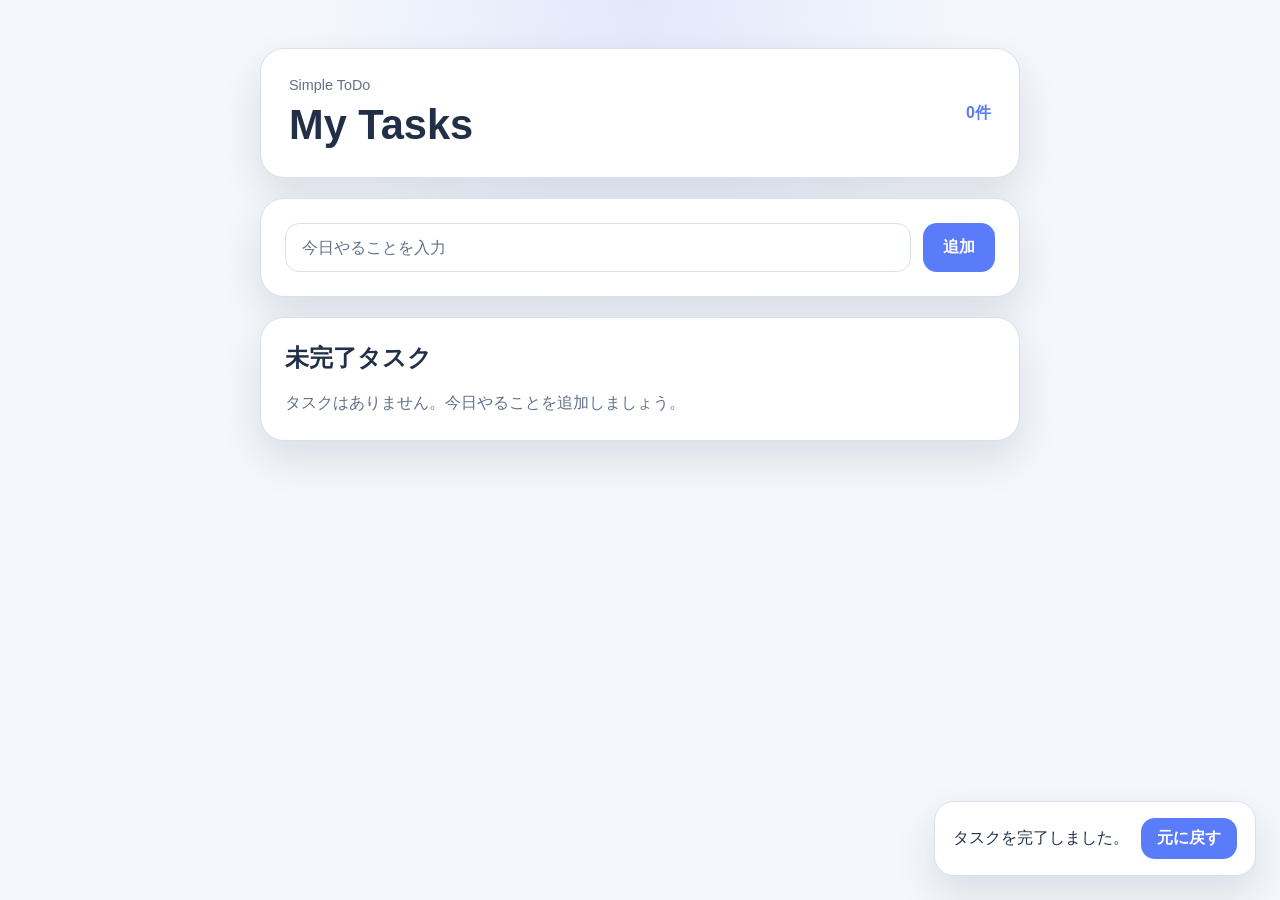
<file: index.html>
<!DOCTYPE html>
<html lang="ja">
  <head>
    <meta charset="UTF-8" />
    <meta name="viewport" content="width=device-width, initial-scale=1.0" />
    <title>My Tasks</title>
    <link rel="stylesheet" href="style.css" />
    <script src="app.js" defer></script>
  </head>
  <body>
    <main class="app-shell">
      <header class="app-header">
        <div>
          <p class="eyebrow">Simple ToDo</p>
          <h1>My Tasks</h1>
        </div>
        <p id="task-count" class="task-count" aria-live="polite">0件</p>
      </header>

      <section class="panel" aria-labelledby="task-form-heading">
        <h2 id="task-form-heading" class="visually-hidden">タスクを追加</h2>
        <form id="task-form" class="task-form">
          <label class="visually-hidden" for="task-input">新しいタスク</label>
          <input
            id="task-input"
            name="task"
            type="text"
            maxlength="500"
            placeholder="今日やることを入力"
            autocomplete="off"
          />
          <button type="submit">追加</button>
        </form>
      </section>

      <section class="panel" aria-labelledby="task-list-heading">
        <div class="list-header">
          <h2 id="task-list-heading">未完了タスク</h2>
        </div>
        <p id="empty-state" class="empty-state" aria-live="polite">
          タスクはありません。今日やることを追加しましょう。
        </p>
        <ul id="task-list" class="task-list" aria-label="未完了タスク一覧"></ul>
      </section>
    </main>

    <div id="undo-toast" class="undo-toast" aria-live="polite" hidden>
      <span id="undo-message">タスクを完了しました。</span>
      <button id="undo-button" type="button">元に戻す</button>
    </div>
  </body>
</html>
</file>
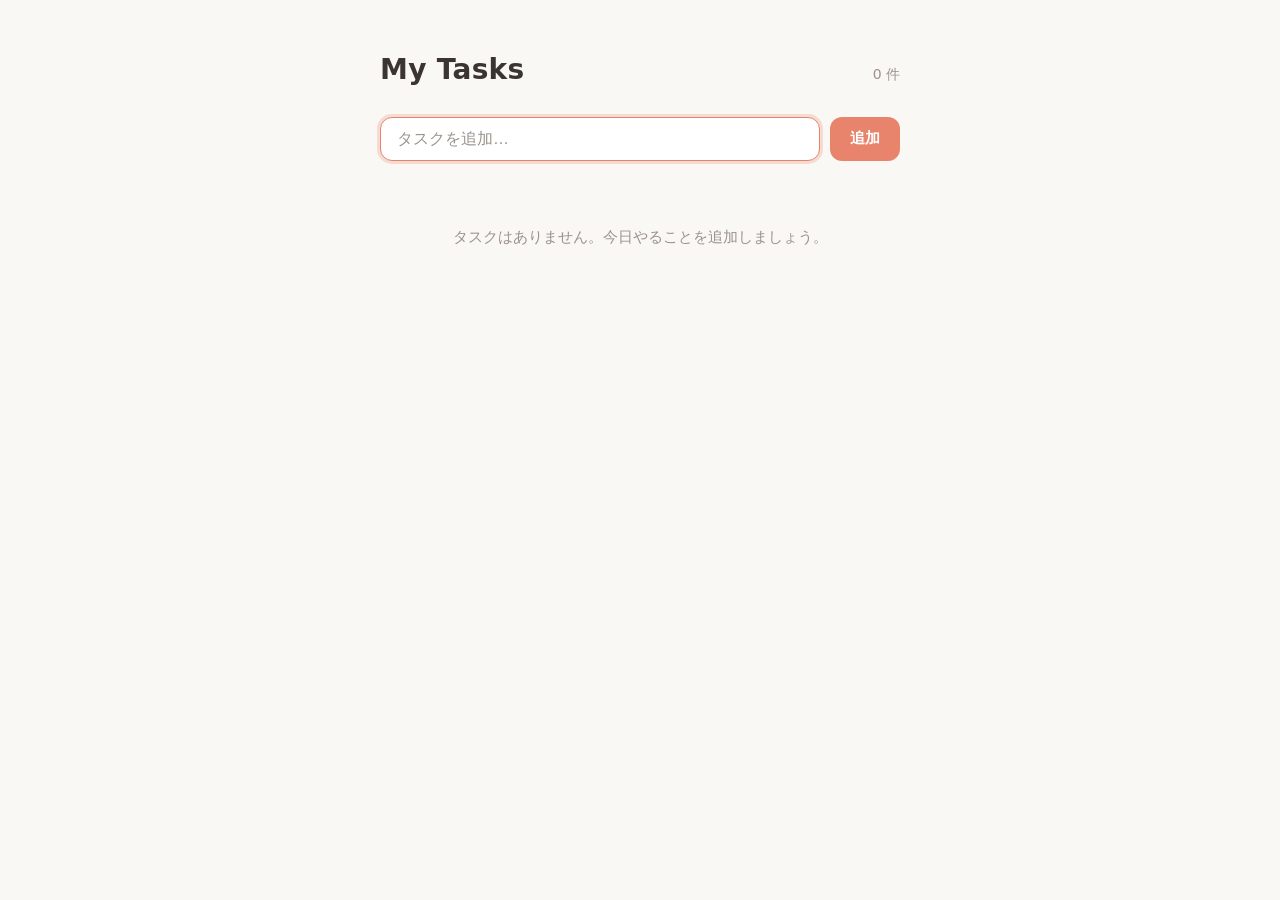
<file: ホームページClaude code.ver/index.html>
<!DOCTYPE html>
<html lang="ja">
<head>
  <meta charset="UTF-8">
  <meta name="viewport" content="width=device-width, initial-scale=1.0">
  <title>My Tasks</title>
  <!-- 見た目は style.css に分離（関心の分離） -->
  <link rel="stylesheet" href="style.css">
  <!-- 振る舞いは app.js に分離。defer で HTML 解析後に実行 -->
  <script src="app.js" defer></script>
</head>
<body>
  <main class="app">
    <!-- ヘッダー：アプリ名と未完了件数 -->
    <header class="app-header">
      <h1 class="app-title">My Tasks</h1>
      <!-- 件数は app.js が書き換える -->
      <span class="app-count" id="count" aria-live="polite">0 件</span>
    </header>

    <!-- 入力エリア：テキスト欄＋追加ボタン。form にして Enter 追加を自然に扱う -->
    <form class="input-area" id="add-form">
      <input
        type="text"
        id="new-task"
        class="input-text"
        placeholder="タスクを追加…"
        autocomplete="off"
        aria-label="新しいタスク">
      <button type="submit" class="btn-add" aria-label="タスクを追加">追加</button>
    </form>

    <!-- タスクリスト：中身は app.js が描画する -->
    <ul class="task-list" id="task-list"></ul>

    <!-- 空状態：タスクが 0 件のときだけ表示（表示制御は app.js） -->
    <p class="empty-state" id="empty-state" hidden>
      タスクはありません。今日やることを追加しましょう。
    </p>
  </main>

  <!-- Undo トースト：完了直後に数秒だけ表示（表示制御は app.js） -->
  <div class="toast" id="toast" role="status" aria-live="polite" hidden>
    <span class="toast-text">タスクを完了しました</span>
    <button type="button" class="toast-undo" id="undo-btn">元に戻す</button>
  </div>
</body>
</html>
</file>
<file: style.css>
:root {
  color-scheme: light dark;
  --bg: #f4f7fb;
  --panel: #ffffff;
  --panel-border: #d8e1ee;
  --text: #213047;
  --muted: #62718a;
  --accent: #5b7cfa;
  --accent-strong: #4266f5;
  --success-bg: #eef6ff;
  --danger-bg: #fff1f2;
  --danger-text: #bc3a52;
  --shadow: 0 18px 40px rgba(36, 51, 77, 0.12);
}

@media (prefers-color-scheme: dark) {
  :root {
    --bg: #121722;
    --panel: #1b2230;
    --panel-border: #2a3448;
    --text: #eff4ff;
    --muted: #a7b5cc;
    --accent: #89a2ff;
    --accent-strong: #a5b8ff;
    --success-bg: #1a2942;
    --danger-bg: #3d1f2a;
    --danger-text: #ffb4c1;
    --shadow: 0 20px 44px rgba(0, 0, 0, 0.28);
  }
}

* {
  box-sizing: border-box;
}

body {
  margin: 0;
  min-height: 100vh;
  font-family: -apple-system, BlinkMacSystemFont, "Segoe UI", sans-serif;
  background:
    radial-gradient(circle at top, rgba(91, 124, 250, 0.12), transparent 30%),
    var(--bg);
  color: var(--text);
}

button,
input {
  font: inherit;
}

button {
  border: 0;
  cursor: pointer;
}

.app-shell {
  width: min(100% - 32px, 760px);
  margin: 0 auto;
  padding: 48px 0 96px;
}

.app-header,
.panel,
.task-item,
.undo-toast {
  border: 1px solid var(--panel-border);
  box-shadow: var(--shadow);
}

.app-header,
.panel {
  background: var(--panel);
  border-radius: 24px;
}

.app-header {
  display: flex;
  align-items: center;
  justify-content: space-between;
  gap: 16px;
  padding: 28px;
  margin-bottom: 20px;
}

.eyebrow {
  margin: 0 0 8px;
  color: var(--muted);
  font-size: 0.9rem;
}

h1,
h2,
p {
  margin: 0;
}

h1 {
  font-size: clamp(2rem, 4vw, 2.6rem);
}

.task-count {
  color: var(--accent);
  font-weight: 700;
}

.panel {
  padding: 24px;
  margin-bottom: 20px;
}

.task-form {
  display: grid;
  grid-template-columns: 1fr auto;
  gap: 12px;
}

.task-form input {
  width: 100%;
  padding: 14px 16px;
  border: 1px solid var(--panel-border);
  border-radius: 14px;
  background: transparent;
  color: var(--text);
}

.task-form input::placeholder {
  color: var(--muted);
}

.task-form button,
.task-action,
#undo-button {
  border-radius: 14px;
  transition:
    transform 0.15s ease,
    opacity 0.15s ease,
    background-color 0.15s ease;
}

.task-form button,
.task-complete,
#undo-button {
  background: var(--accent);
  color: #fff;
}

.task-form button {
  padding: 14px 20px;
  font-weight: 700;
}

.list-header {
  margin-bottom: 16px;
}

.task-list {
  list-style: none;
  padding: 0;
  margin: 0;
  display: grid;
  gap: 14px;
}

.task-item {
  display: grid;
  grid-template-columns: auto 1fr auto;
  gap: 12px;
  align-items: center;
  padding: 16px;
  border-radius: 20px;
  background: var(--panel);
}

.task-text {
  margin: 0;
  line-height: 1.6;
  overflow-wrap: anywhere;
}

.task-action {
  min-width: 44px;
  min-height: 44px;
  padding: 0 14px;
  font-weight: 700;
}

.task-delete {
  background: var(--danger-bg);
  color: var(--danger-text);
}

.task-form button:hover,
.task-action:hover,
#undo-button:hover {
  transform: translateY(-1px);
}

.task-form button:focus-visible,
.task-action:focus-visible,
#undo-button:focus-visible,
.task-form input:focus-visible {
  outline: 3px solid color-mix(in srgb, var(--accent) 55%, white);
  outline-offset: 2px;
}

.empty-state {
  color: var(--muted);
  line-height: 1.6;
}

.undo-toast {
  position: fixed;
  right: 24px;
  bottom: 24px;
  display: flex;
  align-items: center;
  gap: 12px;
  padding: 16px 18px;
  border-radius: 20px;
  background: var(--panel);
}

#undo-button {
  padding: 10px 16px;
  font-weight: 700;
}

.visually-hidden {
  position: absolute;
  width: 1px;
  height: 1px;
  padding: 0;
  margin: -1px;
  overflow: hidden;
  clip: rect(0, 0, 0, 0);
  white-space: nowrap;
  border: 0;
}

@media (max-width: 640px) {
  .app-shell {
    width: min(100% - 20px, 760px);
    padding-top: 20px;
  }

  .app-header,
  .task-item,
  .undo-toast,
  .task-form {
    grid-template-columns: 1fr;
  }

  .app-header,
  .task-item {
    align-items: start;
  }

  .undo-toast {
    left: 12px;
    right: 12px;
    bottom: 12px;
  }
}
</file>
<file: ホームページClaude code.ver/style.css>
/* =========================================================
   style.css — 見た目（カード型 UI・ライト/ダークテーマ）
   色は CSS 変数（カスタムプロパティ）で定義し、
   OS のテーマ設定（prefers-color-scheme）で値を切り替える。
   ========================================================= */

/* ---- テーマ変数：ライト（既定） ---- */
:root {
  --bg:        #faf8f5;  /* 背景（温かみのあるオフホワイト） */
  --surface:   #ffffff;  /* カードの背景 */
  --text:      #3a3532;  /* 本文の文字色 */
  --muted:     #9b938c;  /* 補助的な文字（件数・プレースホルダ） */
  --accent:    #e8846b;  /* アクセント（ボタンなど・親しみのあるコーラル） */
  --accent-ink:#ffffff;  /* アクセント上の文字色 */
  --border:    #ece7e1;  /* 枠線・区切り */
  --danger:    #d9704f;  /* 削除など注意色 */
  --shadow:    0 4px 14px rgba(60, 50, 45, 0.08); /* 柔らかい影 */
}

/* ---- テーマ変数：ダーク（OS がダークのとき自動適用） ---- */
@media (prefers-color-scheme: dark) {
  :root {
    --bg:        #1e1c1a;
    --surface:   #2a2724;
    --text:      #ece7e1;
    --muted:     #8a827b;
    --accent:    #f0a08c;
    --accent-ink:#241a16;
    --border:    #3a3633;
    --danger:    #f0a08c;
    --shadow:    0 4px 16px rgba(0, 0, 0, 0.35);
  }
}

/* ---- ベース ---- */
* { box-sizing: border-box; }

body {
  margin: 0;
  min-height: 100vh;
  background: var(--bg);
  color: var(--text);
  font-family: system-ui, -apple-system, "Hiragino Sans", "Noto Sans JP", sans-serif;
  line-height: 1.6;
}

/* アプリ全体を中央寄せ・最大幅を設定 */
.app {
  max-width: 560px;
  margin: 0 auto;
  padding: 48px 20px 96px;
}

/* ---- ヘッダー ---- */
.app-header {
  display: flex;
  align-items: baseline;
  justify-content: space-between;
  margin-bottom: 24px;
}

.app-title {
  margin: 0;
  font-size: 28px;
  font-weight: 700;
  letter-spacing: 0.01em;
}

.app-count {
  font-size: 14px;
  color: var(--muted);
}

/* ---- 入力エリア ---- */
.input-area {
  display: flex;
  gap: 10px;
  margin-bottom: 24px;
}

.input-text {
  flex: 1;
  padding: 12px 16px;
  font-size: 16px;
  color: var(--text);
  background: var(--surface);
  border: 1px solid var(--border);
  border-radius: 12px;
  outline: none;
  transition: border-color 0.15s, box-shadow 0.15s;
}

.input-text::placeholder { color: var(--muted); }

.input-text:focus {
  border-color: var(--accent);
  box-shadow: 0 0 0 3px color-mix(in srgb, var(--accent) 25%, transparent);
}

.btn-add {
  padding: 12px 20px;
  font-size: 15px;
  font-weight: 600;
  color: var(--accent-ink);
  background: var(--accent);
  border: none;
  border-radius: 12px;
  cursor: pointer;
  transition: filter 0.15s, transform 0.05s;
}

.btn-add:hover  { filter: brightness(1.05); }
.btn-add:active { transform: translateY(1px); }

/* ---- タスクリスト（カード） ---- */
.task-list {
  list-style: none;
  margin: 0;
  padding: 0;
  display: flex;
  flex-direction: column;
  gap: 12px;
}

.task-card {
  display: flex;
  align-items: center;
  gap: 14px;
  padding: 14px 16px;
  background: var(--surface);
  border: 1px solid var(--border);
  border-radius: 16px;
  box-shadow: var(--shadow);
  animation: pop-in 0.18s ease;
}

@keyframes pop-in {
  from { opacity: 0; transform: translateY(-4px) scale(0.99); }
  to   { opacity: 1; transform: none; }
}

/* 完了ボタン（丸いチェック） */
.task-check {
  flex-shrink: 0;
  width: 24px;
  height: 24px;
  border: 2px solid var(--muted);
  border-radius: 50%;
  background: transparent;
  cursor: pointer;
  display: grid;
  place-items: center;
  transition: border-color 0.15s, background 0.15s;
}

.task-check:hover {
  border-color: var(--accent);
  background: color-mix(in srgb, var(--accent) 12%, transparent);
}

/* チェックマーク（ホバー時にうっすら見せる） */
.task-check::after {
  content: "✓";
  font-size: 14px;
  color: var(--accent);
  opacity: 0;
  transition: opacity 0.15s;
}
.task-check:hover::after { opacity: 1; }

/* タスク本文（ダブルクリック/Enter で編集可能なことを示すカーソル） */
.task-text {
  flex: 1;
  word-break: break-word;
  cursor: text;
  border-radius: 6px;
}

/* インライン編集中の入力欄：本文と見た目の連続性を保つ */
.task-edit-input {
  font: inherit;
  color: inherit;
  background: color-mix(in srgb, var(--accent) 8%, var(--surface));
  border: 1px solid var(--accent);
  border-radius: 6px;
  padding: 2px 6px;
  margin: -2px -6px; /* 周囲のレイアウトがずれないよう相殺 */
  outline: none;
}

/* 削除ボタン */
.task-delete {
  flex-shrink: 0;
  padding: 6px 8px;
  font-size: 16px;
  line-height: 1;
  color: var(--muted);
  background: transparent;
  border: none;
  border-radius: 8px;
  cursor: pointer;
  transition: color 0.15s, background 0.15s;
}

.task-delete:hover {
  color: var(--danger);
  background: color-mix(in srgb, var(--danger) 12%, transparent);
}

/* キーボード操作時のフォーカス表示（アクセシビリティ） */
.task-check:focus-visible,
.task-delete:focus-visible,
.btn-add:focus-visible,
.toast-undo:focus-visible {
  outline: 2px solid var(--accent);
  outline-offset: 2px;
}

/* ---- 空状態 ---- */
.empty-state {
  margin-top: 40px;
  text-align: center;
  color: var(--muted);
  font-size: 15px;
}

/* ---- Undo トースト ---- */
.toast {
  position: fixed;
  left: 50%;
  bottom: 28px;
  transform: translateX(-50%);
  display: flex;
  align-items: center;
  gap: 16px;
  padding: 12px 16px 12px 20px;
  background: var(--text);           /* 背景とコントラストの効く色 */
  color: var(--bg);
  border-radius: 14px;
  box-shadow: 0 8px 24px rgba(0, 0, 0, 0.25);
  animation: toast-in 0.2s ease;
}

@keyframes toast-in {
  from { opacity: 0; transform: translateX(-50%) translateY(8px); }
  to   { opacity: 1; transform: translateX(-50%) translateY(0); }
}

.toast-text { font-size: 14px; }

.toast-undo {
  font-size: 14px;
  font-weight: 700;
  color: var(--accent);
  background: transparent;
  border: none;
  cursor: pointer;
  padding: 4px 6px;
  border-radius: 8px;
}

.toast-undo:hover { text-decoration: underline; }

/* hidden 属性のときは確実に隠す */
[hidden] { display: none !important; }
</file>
